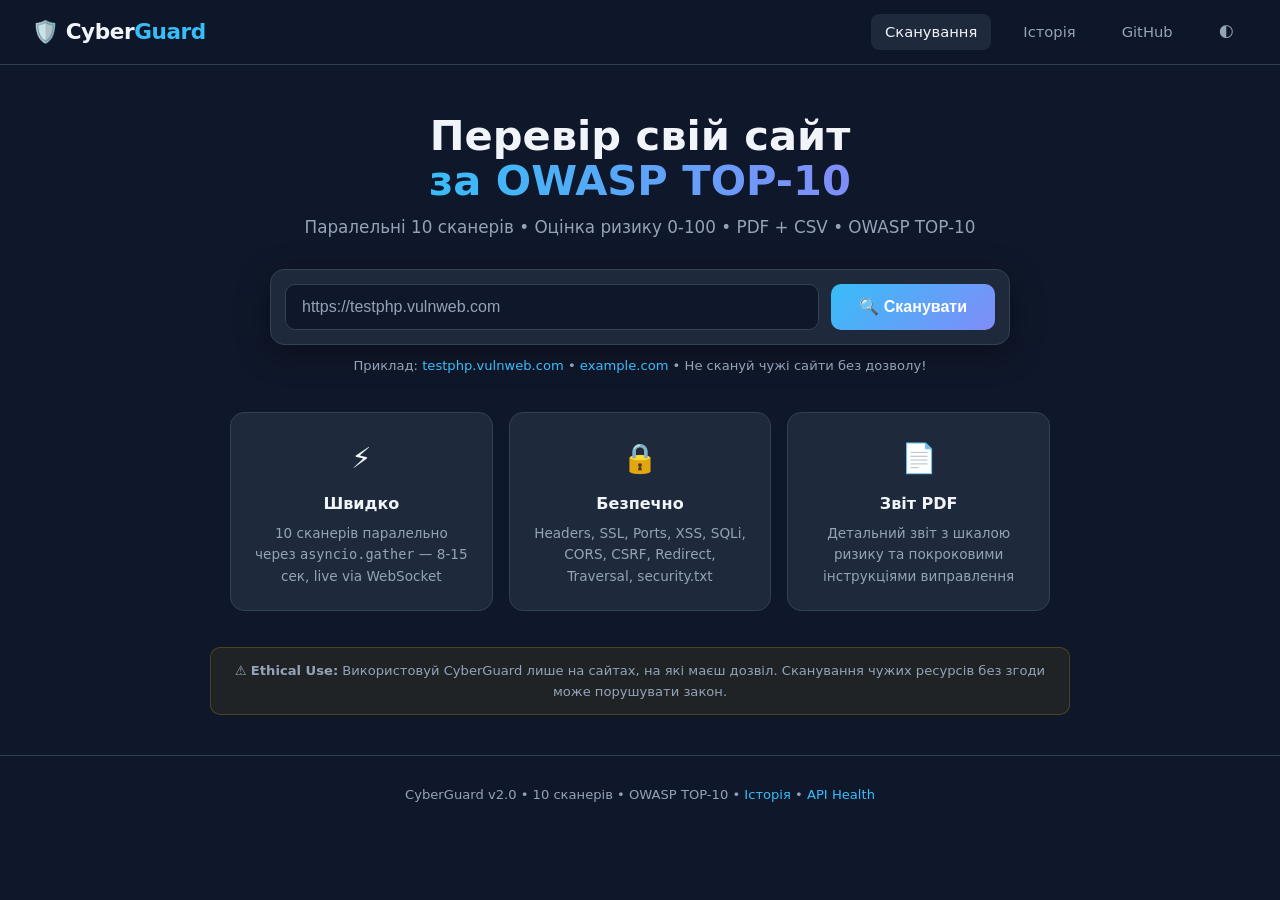
<file: frontend/index.html>
<!DOCTYPE html>
<html lang="uk">
<head>
<meta charset="UTF-8">
<meta name="viewport" content="width=device-width, initial-scale=1.0">
<title>CyberGuard — OWASP TOP-10 Аудит Безпеки</title>
<link rel="stylesheet" href="style.css">
<link rel="icon" href="data:image/svg+xml,<svg xmlns='http://www.w3.org/2000/svg' viewBox='0 0 100 100'><text y='.9em' font-size='90'>🛡️</text></svg>">
</head>
<body>

<nav class="navbar">
  <div class="logo">🛡️ Cyber<span>Guard</span></div>
  <div class="nav-links">
    <a href="index.html" class="active">Сканування</a>
    <a href="history.html">Історія</a>
    <a href="https://github.com/a31349416-cloud/CyberGuard" target="_blank">GitHub</a>
    <a href="#" onclick="toggleTheme();return false;" title="Тема">🌓</a>
  </div>
</nav>

<section class="hero">
  <h1>Перевір свій сайт<br><span>за OWASP TOP-10</span></h1>
  <p>Паралельні 10 сканерів • Оцінка ризику 0-100 • PDF + CSV • OWASP TOP-10</p>

  <div class="scan-box">
    <input id="urlInput" type="text" placeholder="https://testphp.vulnweb.com" autocomplete="off" spellcheck="false">
    <button id="scanBtn" class="btn-primary" onclick="startScan()">🔍 Сканувати</button>
  </div>
  <div class="hint">Приклад: <a href="#" onclick="setExample('https://testphp.vulnweb.com');return false;">testphp.vulnweb.com</a> • <a href="#" onclick="setExample('https://example.com');return false;">example.com</a> • Не скануй чужі сайти без дозволу!</div>

  <div id="progressWrap" class="progress-wrap">
    <div class="progress-bar"><div id="progressFill" class="progress-fill"></div></div>
    <div id="progressText" class="progress-text"><span class="spinner"></span> Запускаємо сканери...</div>
  </div>

  <div id="errorBox" style="display:none; margin-top:16px; padding:12px; background:rgba(239,68,68,0.1); border:1px solid rgba(239,68,68,0.3); border-radius:10px; color:#fca5a5; font-size:0.9rem;"></div>
</section>

<section class="features">
  <div class="feature-card">
    <div class="icon">⚡</div>
    <h3>Швидко</h3>
    <p>10 сканерів паралельно через <code>asyncio.gather</code> — 8-15 сек, live via WebSocket</p>
  </div>
  <div class="feature-card">
    <div class="icon">🔒</div>
    <h3>Безпечно</h3>
    <p>Headers, SSL, Ports, XSS, SQLi, CORS, CSRF, Redirect, Traversal, security.txt</p>
  </div>
  <div class="feature-card">
    <div class="icon">📄</div>
    <h3>Звіт PDF</h3>
    <p>Детальний звіт з шкалою ризику та покроковими інструкціями виправлення</p>
  </div>
</section>

<div class="disclaimer">
  ⚠️ <b>Ethical Use:</b> Використовуй CyberGuard лише на сайтах, на які маєш дозвіл. Сканування чужих ресурсів без згоди може порушувати закон.
</div>

<footer class="footer">
  CyberGuard v2.0 • 10 сканерів • OWASP TOP-10 • <a href="history.html">Історія</a> • <a href="/api/health">API Health</a>
</footer>

<script src="app.js"></script>
<script>
function setExample(url){ document.getElementById('urlInput').value = url; }
document.getElementById('urlInput').addEventListener('keydown', e => { if(e.key==='Enter') startScan(); });
</script>
</body>
</html>
</file>
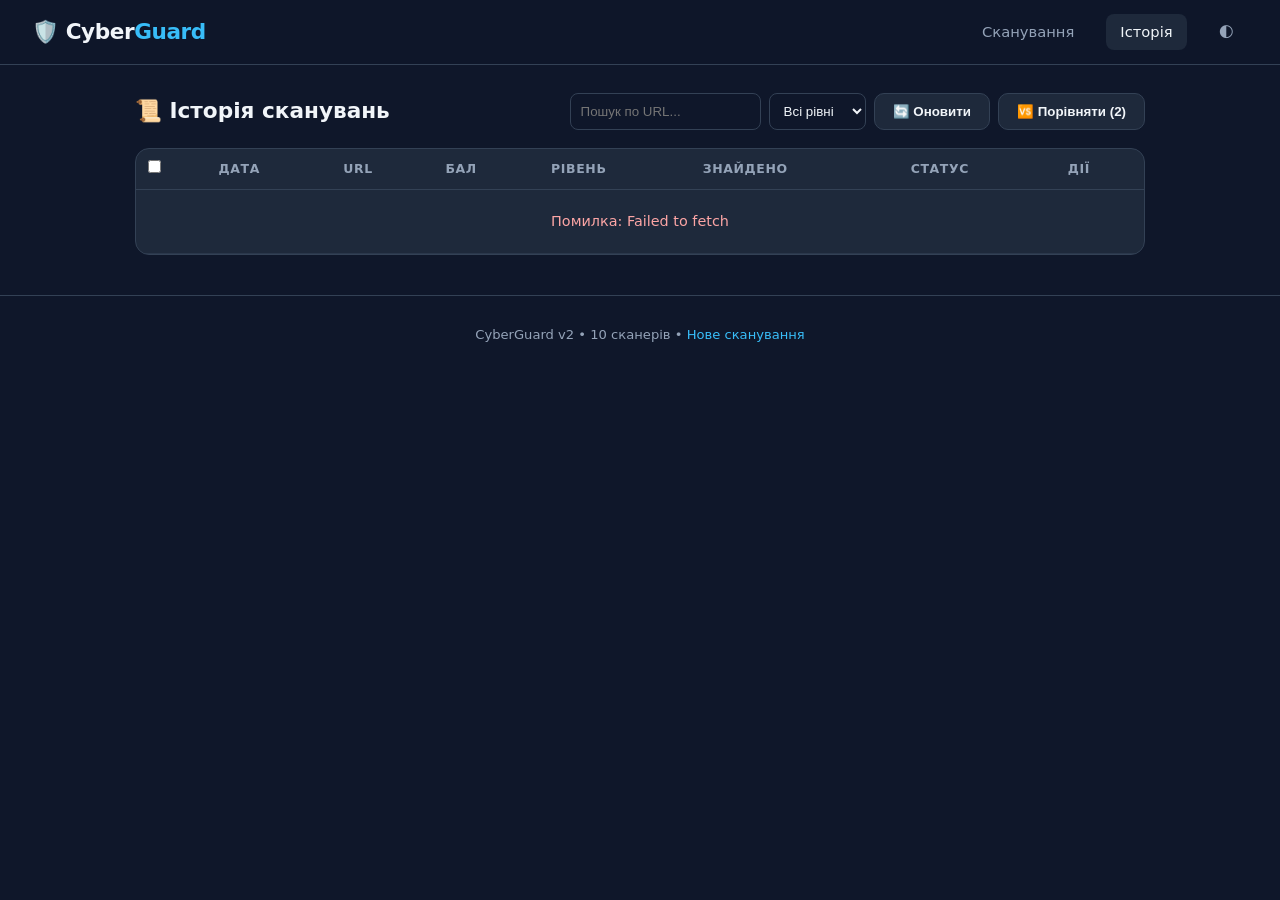
<file: frontend/history.html>
<!DOCTYPE html>
<html lang="uk">
<head>
<meta charset="UTF-8">
<meta name="viewport" content="width=device-width, initial-scale=1.0">
<title>Історія — CyberGuard</title>
<link rel="stylesheet" href="style.css">
</head>
<body>
<nav class="navbar">
  <div class="logo">🛡️ Cyber<span>Guard</span></div>
  <div class="nav-links">
    <a href="index.html">Сканування</a>
    <a href="history.html" class="active">Історія</a>
    <a href="#" onclick="toggleTheme();return false;">🌓</a>
  </div>
</nav>
<div class="dashboard">
  <div style="display:flex; justify-content:space-between; align-items:center; margin-bottom:18px; flex-wrap:wrap; gap:12px;">
    <h2 style="font-size:1.35rem;">📜 Історія сканувань</h2>
    <div style="display:flex; gap:8px; flex-wrap:wrap;">
      <input id="qInput" placeholder="Пошук по URL..." style="padding:7px 10px; border:1px solid var(--border); border-radius:8px; background:var(--bg); color:var(--text);">
      <select id="levelFilter" style="padding:7px 10px; border:1px solid var(--border); border-radius:8px; background:var(--bg); color:var(--text);">
        <option value="">Всі рівні</option>
        <option value="HIGH">HIGH</option>
        <option value="MEDIUM">MEDIUM</option>
        <option value="LOW">LOW</option>
      </select>
      <button class="btn-secondary" onclick="loadHistory()">🔄 Оновити</button>
      <button class="btn-secondary" onclick="compareSelected()">🆚 Порівняти (2)</button>
    </div>
  </div>
  <div class="card" style="padding:0; overflow:hidden;">
    <div class="table-wrap">
      <table>
        <thead>
          <tr>
            <th><input type="checkbox" id="checkAll" onclick="toggleAll(this)"></th>
            <th>Дата</th><th>URL</th><th>Бал</th><th>Рівень</th><th>Знайдено</th><th>Статус</th><th>Дії</th>
          </tr>
        </thead>
        <tbody id="historyBody">
          <tr><td colspan="8" style="text-align:center; padding:30px; color:var(--muted);"><span class="spinner"></span> Завантаження...</td></tr>
        </tbody>
      </table>
    </div>
  </div>
  <div id="emptyBox" style="display:none; text-align:center; padding:30px; color:var(--muted);">Поки немає сканувань. <a href="index.html">Запусти перше!</a></div>
  <div id="compareBox" class="card" style="display:none; margin-top:18px;"></div>
</div>
<footer class="footer">CyberGuard v2 • 10 сканерів • <a href="index.html">Нове сканування</a></footer>
<script>
const API = location.origin.includes('localhost') ? 'http://localhost:8000' : '';
async function loadHistory(){
  const q=document.getElementById('qInput').value.trim();
  const lvl=document.getElementById('levelFilter').value;
  const tbody=document.getElementById('historyBody');
  tbody.innerHTML=`<tr><td colspan="8" style="text-align:center; padding:30px; color:var(--muted);"><span class="spinner"></span> Завантаження...</td></tr>`;
  try{
    const params=new URLSearchParams({limit:50});
    if(q) params.set('q',q);
    if(lvl) params.set('level',lvl);
    const r=await fetch(`${API}/api/history?${params}`);
    const data=await r.json();
    const items=data.history||[];
    if(items.length===0){ tbody.innerHTML=''; document.getElementById('emptyBox').style.display='block'; return; }
    document.getElementById('emptyBox').style.display='none';
    tbody.innerHTML=items.map(it=>{
      const level=it.level||'LOW'; const color=level==='HIGH'?'HIGH':level==='MEDIUM'?'MEDIUM':'LOW';
      const scoreColor=level==='HIGH'?'#ef4444':level==='MEDIUM'?'#eab308':'#22c55e';
      const date=(it.created_at||'').slice(0,19).replace('T',' ');
      return `<tr>
        <td><input type="checkbox" class="rowCheck" value="${it.scan_id}"></td>
        <td style="font-size:0.82rem; color:var(--muted); white-space:nowrap;">${date}</td>
        <td style="max-width:240px; overflow:hidden; text-overflow:ellipsis; white-space:nowrap;"><a href="#" onclick="goResult('${it.scan_id}');return false;">${escapeHtml(it.url)}</a></td>
        <td><b style="color:${scoreColor}">${it.risk_score}</b><span style="color:var(--muted)">/100</span></td>
        <td><span class="level-dot ${color}"></span>${level}</td>
        <td>${it.findings_count}</td>
        <td><span style="font-size:0.78rem; padding:3px 8px; border-radius:999px; background:rgba(56,189,248,0.1); border:1px solid rgba(56,189,248,0.2);">${it.status}</span></td>
        <td style="white-space:nowrap;"><a href="#" onclick="goResult('${it.scan_id}');return false;" style="font-size:0.82rem;">Відкрити</a> | <a href="#" onclick="delScan('${it.scan_id}');return false;" style="font-size:0.82rem; color:var(--red);">Видалити</a> | <a href="${API}/api/export/${it.scan_id}" style="font-size:0.82rem;">CSV</a></td>
      </tr>`;
    }).join('');
  }catch(e){ tbody.innerHTML=`<tr><td colspan="8" style="text-align:center; padding:20px; color:#fca5a5;">Помилка: ${escapeHtml(e.message)}</td></tr>`; }
}
function goResult(id){ location.href=`dashboard.html?id=${id}`; }
async function delScan(id){ if(!confirm('Видалити '+id+'?')) return; await fetch(`${API}/api/history/${id}`,{method:'DELETE'}); loadHistory(); }
function escapeHtml(s){ return String(s).replace(/&/g,'&amp;').replace(/</g,'&lt;').replace(/>/g,'&gt;'); }
function toggleAll(el){ document.querySelectorAll('.rowCheck').forEach(c=>c.checked=el.checked); }
async function compareSelected(){
  const ids=[...document.querySelectorAll('.rowCheck:checked')].map(c=>c.value);
  if(ids.length!==2) return alert('Обери рівно 2 сканування для порівняння');
  const r=await fetch(`${API}/api/compare?ids=${ids.join(',')}`);
  const data=await r.json();
  const box=document.getElementById('compareBox');
  box.style.display='block';
  box.innerHTML=`<h3>🆚 Порівняння ${ids[0]} vs ${ids[1]}</h3><p>Score delta: <b>${data.diff.score_delta>0?'+':''}${data.diff.score_delta}</b></p><p><b>Тільки в першому:</b> ${data.diff.only_in_first.join(', ')||'—'}</p><p><b>Тільки в другому:</b> ${data.diff.only_in_second.join(', ')||'—'}</p><p><b>Спільні:</b> ${data.diff.common.join(', ')||'—'}</p><div style="margin-top:10px; display:flex; gap:10px;"><a href="dashboard.html?id=${ids[0]}" class="btn-secondary">Відкрити 1</a><a href="dashboard.html?id=${ids[1]}" class="btn-secondary">Відкрити 2</a></div>`;
  box.scrollIntoView({behavior:'smooth'});
}
document.getElementById('qInput').addEventListener('keydown', e=>{ if(e.key==='Enter') loadHistory(); });
document.getElementById('levelFilter').addEventListener('change', loadHistory);
(function(){ const k='cg-theme'; if(localStorage.getItem(k)==='light') document.documentElement.setAttribute('data-theme','light'); window.toggleTheme=()=>{ const cur=document.documentElement.getAttribute('data-theme'); const n=cur==='light'?'dark':'light'; if(n==='light') document.documentElement.setAttribute('data-theme','light'); else document.documentElement.removeAttribute('data-theme'); localStorage.setItem(k,n); }; })();
loadHistory();
</script>
</body>
</html>
</file>
<file: frontend/style.css>
/* CyberGuard — Dark Cyber Theme + Light */
:root {
  --bg: #0f172a;
  --bg2: #1e293b;
  --card: #1e293b;
  --border: #334155;
  --text: #f1f5f9;
  --muted: #94a3b8;
  --accent: #38bdf8;
  --accent2: #818cf8;
  --green: #22c55e;
  --yellow: #eab308;
  --red: #ef4444;
  --radius: 14px;
}
[data-theme="light"] {
  --bg: #f8fafc;
  --bg2: #ffffff;
  --card: #ffffff;
  --border: #e2e8f0;
  --text: #0f172a;
  --muted: #64748b;
}

* { margin: 0; padding: 0; box-sizing: border-box; }
body {
  font-family: 'Inter', 'Segoe UI', system-ui, -apple-system, sans-serif;
  background: var(--bg);
  color: var(--text);
  min-height: 100vh;
  line-height: 1.6;
}
a { color: var(--accent); text-decoration: none; }
a:hover { text-decoration: underline; }

/* Navbar */
.navbar {
  display: flex;
  justify-content: space-between;
  align-items: center;
  padding: 14px 32px;
  background: rgba(15,23,42,0.85);
  backdrop-filter: blur(12px);
  border-bottom: 1px solid var(--border);
  position: sticky;
  top: 0;
  z-index: 100;
}
.logo { font-size: 1.35rem; font-weight: 800; letter-spacing: -0.02em; }
.logo span { color: var(--accent); }
.nav-links { display: flex; gap: 18px; }
.nav-links a {
  color: var(--muted);
  font-weight: 500;
  font-size: 0.92rem;
  padding: 6px 14px;
  border-radius: 8px;
  transition: 0.2s;
}
.nav-links a:hover, .nav-links a.active {
  background: var(--bg2);
  color: var(--text);
  text-decoration: none;
}

/* Hero / Landing */
.hero {
  max-width: 780px;
  margin: 48px auto 24px;
  text-align: center;
  padding: 0 20px;
}
.hero h1 {
  font-size: 2.6rem;
  font-weight: 800;
  line-height: 1.1;
  margin-bottom: 10px;
}
.hero h1 span { background: linear-gradient(90deg, var(--accent), var(--accent2)); -webkit-background-clip: text; -webkit-text-fill-color: transparent; }
.hero p { color: var(--muted); font-size: 1.05rem; margin-bottom: 28px; }

/* Scan Box */
.scan-box {
  display: flex;
  gap: 12px;
  background: var(--card);
  border: 1px solid var(--border);
  border-radius: var(--radius);
  padding: 14px;
  box-shadow: 0 8px 32px rgba(0,0,0,0.35);
}
.scan-box input {
  flex: 1;
  background: var(--bg);
  border: 1px solid var(--border);
  border-radius: 10px;
  padding: 13px 16px;
  color: var(--text);
  font-size: 1rem;
  outline: none;
  transition: border-color 0.2s;
}
.scan-box input:focus { border-color: var(--accent); }
.scan-box input::placeholder { color: var(--muted); }
.btn-primary {
  background: linear-gradient(135deg, var(--accent), var(--accent2));
  color: #fff;
  border: none;
  border-radius: 10px;
  padding: 13px 28px;
  font-weight: 700;
  font-size: 1rem;
  cursor: pointer;
  transition: 0.2s;
  white-space: nowrap;
}
.btn-primary:hover { opacity: 0.9; transform: translateY(-1px); }
.btn-primary:disabled { opacity: 0.5; cursor: not-allowed; transform: none; }
.btn-secondary {
  background: var(--bg2);
  color: var(--text);
  border: 1px solid var(--border);
  border-radius: 10px;
  padding: 10px 18px;
  font-weight: 600;
  cursor: pointer;
  transition: 0.2s;
}
.btn-secondary:hover { background: var(--border); }

.hint { margin-top: 10px; font-size: 0.82rem; color: var(--muted); }

/* Progress */
.progress-wrap { margin-top: 22px; display: none; }
.progress-wrap.active { display: block; }
.progress-bar {
  height: 8px;
  background: var(--bg2);
  border-radius: 999px;
  overflow: hidden;
  border: 1px solid var(--border);
}
.progress-fill {
  height: 100%;
  width: 0%;
  background: linear-gradient(90deg, var(--accent), var(--accent2));
  transition: width 0.4s ease;
}
.progress-text { margin-top: 8px; font-size: 0.88rem; color: var(--muted); }

/* Feature Cards */
.features {
  max-width: 860px;
  margin: 36px auto;
  display: grid;
  grid-template-columns: repeat(3, 1fr);
  gap: 16px;
  padding: 0 20px;
}
.feature-card {
  background: var(--card);
  border: 1px solid var(--border);
  border-radius: var(--radius);
  padding: 22px;
  text-align: center;
}
.feature-card .icon { font-size: 1.8rem; margin-bottom: 10px; }
.feature-card h3 { font-size: 1rem; margin-bottom: 6px; }
.feature-card p { font-size: 0.85rem; color: var(--muted); }

/* Dashboard */
.dashboard { max-width: 1050px; margin: 28px auto; padding: 0 20px; }
.risk-hero {
  text-align: center;
  background: var(--card);
  border: 1px solid var(--border);
  border-radius: var(--radius);
  padding: 26px;
  margin-bottom: 20px;
}
.risk-circle {
  width: 148px; height: 148px;
  border-radius: 50%;
  display: flex;
  align-items: center;
  justify-content: center;
  flex-direction: column;
  margin: 0 auto 14px;
  border: 7px solid var(--border);
  transition: border-color 0.3s;
  background: var(--bg);
}
.risk-circle.low { border-color: var(--green); }
.risk-circle.medium { border-color: var(--yellow); }
.risk-circle.high { border-color: var(--red); }
.risk-circle .score { font-size: 2.4rem; font-weight: 800; }
.risk-circle .label { font-size: 0.82rem; font-weight: 700; letter-spacing: 0.06em; }
.risk-meta { color: var(--muted); font-size: 0.9rem; }

.dashboard-grid {
  display: grid;
  grid-template-columns: 340px 1fr;
  gap: 20px;
  margin-bottom: 20px;
}
@media (max-width: 800px) {
  .dashboard-grid { grid-template-columns: 1fr; }
  .features { grid-template-columns: 1fr; }
  .scan-box { flex-direction: column; }
}

.card {
  background: var(--card);
  border: 1px solid var(--border);
  border-radius: var(--radius);
  padding: 20px;
}
.card h3 { font-size: 1rem; margin-bottom: 14px; }

/* Findings */
.findings-list { display: flex; flex-direction: column; gap: 12px; }
.finding-card {
  background: var(--bg);
  border: 1px solid var(--border);
  border-radius: 12px;
  padding: 14px 16px;
  border-left-width: 4px;
  transition: 0.15s;
}
.finding-card:hover { border-color: #475569; }
.finding-card.HIGH { border-left-color: var(--red); }
.finding-card.MEDIUM { border-left-color: var(--yellow); }
.finding-card.LOW { border-left-color: var(--green); }
.finding-card.CRITICAL { border-left-color: #991b1b; }
.finding-head { display: flex; justify-content: space-between; align-items: center; margin-bottom: 6px; flex-wrap: wrap; gap: 8px; }
.finding-head strong { font-size: 0.95rem; }
.badge {
  font-size: 0.72rem;
  font-weight: 700;
  padding: 3px 9px;
  border-radius: 999px;
  letter-spacing: 0.04em;
}
.badge.HIGH { background: rgba(239,68,68,0.15); color: var(--red); border: 1px solid rgba(239,68,68,0.3); }
.badge.MEDIUM { background: rgba(234,179,8,0.15); color: var(--yellow); border: 1px solid rgba(234,179,8,0.3); }
.badge.LOW { background: rgba(34,197,94,0.15); color: var(--green); border: 1px solid rgba(34,197,94,0.3); }
.badge.CRITICAL { background: rgba(153,27,27,0.2); color: #fca5a5; border: 1px solid #991b1b; }
.finding-desc { font-size: 0.85rem; color: var(--muted); margin-bottom: 8px; }
.fix-box {
  background: rgba(56,189,248,0.07);
  border: 1px solid rgba(56,189,248,0.18);
  border-radius: 8px;
  padding: 10px 12px;
  font-size: 0.84rem;
}
.fix-box b { color: var(--accent); }
.owasp { font-size: 0.75rem; color: var(--muted); margin-top: 6px; }

/* History Table */
.table-wrap { overflow-x: auto; }
table { width: 100%; border-collapse: collapse; font-size: 0.9rem; }
th { text-align: left; color: var(--muted); font-weight: 600; font-size: 0.78rem; letter-spacing: 0.05em; text-transform: uppercase; padding: 10px 12px; border-bottom: 1px solid var(--border); }
td { padding: 12px; border-bottom: 1px solid rgba(51,65,85,0.6); }
tr:hover td { background: rgba(30,41,59,0.6); }
.level-dot { display: inline-block; width: 9px; height: 9px; border-radius: 50%; margin-right: 6px; }
.level-dot.HIGH { background: var(--red); }
.level-dot.MEDIUM { background: var(--yellow); }
.level-dot.LOW { background: var(--green); }

/* Footer */
.footer { text-align: center; padding: 28px; color: var(--muted); font-size: 0.82rem; border-top: 1px solid var(--border); margin-top: 40px; }

/* Loader */
.spinner { display: inline-block; width: 18px; height: 18px; border: 2.5px solid var(--border); border-top-color: var(--accent); border-radius: 50%; animation: spin 0.7s linear infinite; vertical-align: middle; margin-right: 8px; }
@keyframes spin { to { transform: rotate(360deg); } }

/* Disclaimer */
.disclaimer { max-width: 860px; margin: 18px auto; padding: 12px 16px; background: rgba(234,179,8,0.08); border: 1px solid rgba(234,179,8,0.22); border-radius: 10px; font-size: 0.82rem; color: var(--muted); text-align: center; }

/* Light theme adjustments */
[data-theme="light"] .navbar { background: rgba(255,255,255,0.9); }
[data-theme="light"] .scan-box { box-shadow: 0 8px 32px rgba(0,0,0,0.08); }
[data-theme="light"] tr:hover td { background: rgba(241,245,249,0.9); }
</file>
